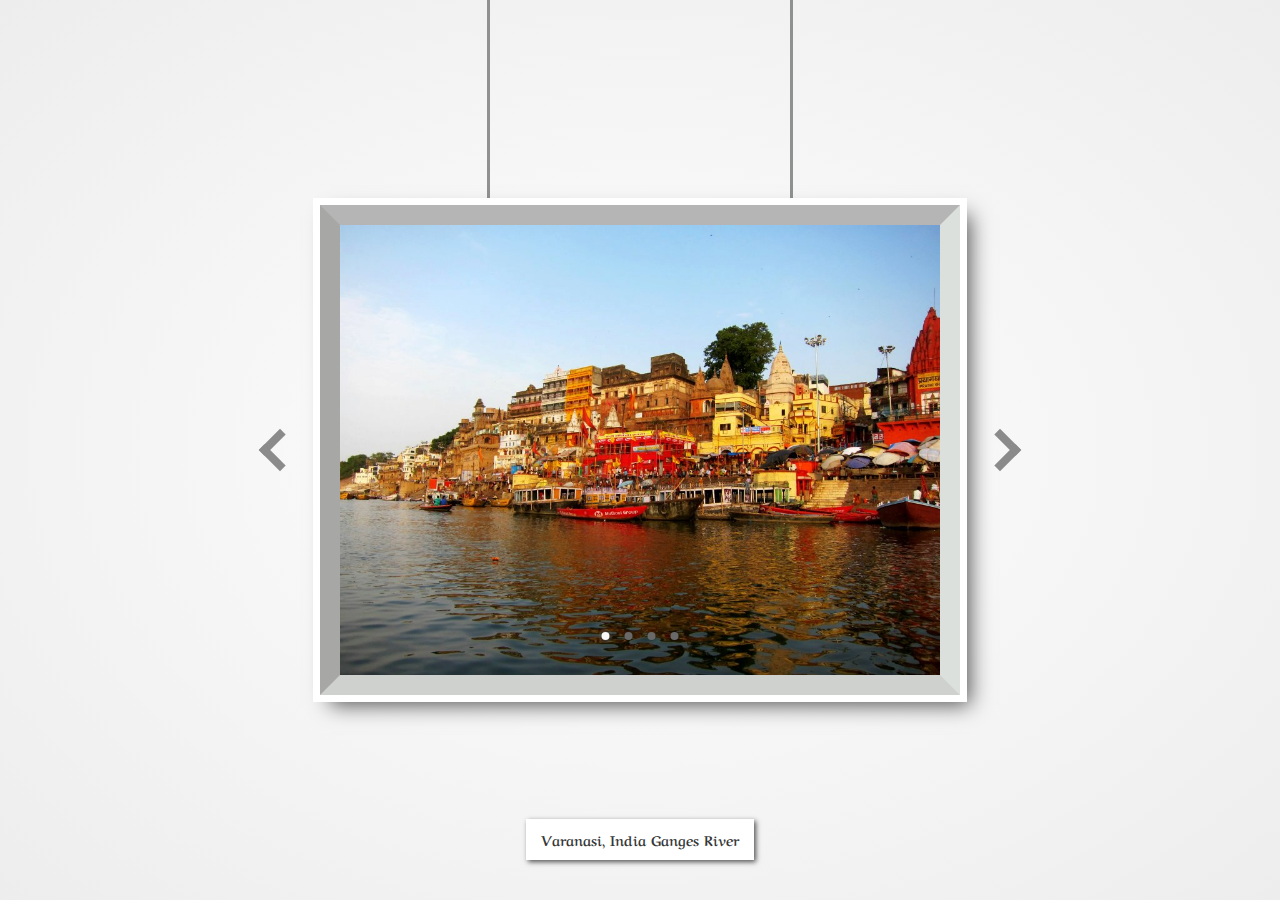
<file: carousel-img/index.html>
<!DOCTYPE html>
<html lang="en-US">
  <head>
    <meta charset="utf-8">
    <meta http-equiv="X-UA-Compatible" content="IE=Edge">
    <title>Images Carousel</title>
    <link href="https://fonts.googleapis.com/css?family=Aref+Ruqaa" rel="stylesheet">
    <link rel="stylesheet" type="text/css" href="css/style.css">
    <script src="js/carousel.js"></script>
  </head>
  <body>

    <article class="carousel-container">
      <h1 class="readable-hidden">Images Carousel</h1>
    <!-- 
    [ 나중에 진행해 볼 것 ]

    indicator control버튼 
    - 자바스크립트로 동적으로 추가 하는것이 좋다 
    왜? 
    1. 문서 마크업이 깔끔하게 
    2. 유지보수 관점
    - indicator : 나중 이미지가 추가될때 이미지 갯수에 따라 동적으로 알아서 추가 되게끔  
    -->
      <div class="carousel-controls">
        <div class="carousel-indicator">
          <button type="button" class=" ir carousel-tab">image 01</button>
          <button type="button" class=" ir carousel-tab">image 02</button>
          <button type="button" class=" ir carousel-tab">image 03</button>
          <button type="button" class=" ir carousel-tab">image 04</button>
        </div>
      </div>
      <div class="carousel-view clearfix">
        <img class="active-view" src="images/01.jpg" alt="Varanasi, India Ganges River">
        <img src="images/02.jpg" alt="Blue Hour of the Ganges River">
        <img src="images/03.jpg" alt="Phewa Lake in Pokhara, Nepal">
        <img src="images/04.jpg" alt="Dia in the Ganges River">
      </div>
    </article>

    <div class="carousel-btn">
      <button type="button" class="ir previous-btn">previous image view</button>
      <button type="button" class="ir next-btn">next image view</button>
    </div>

  </body>
</html>
</file>
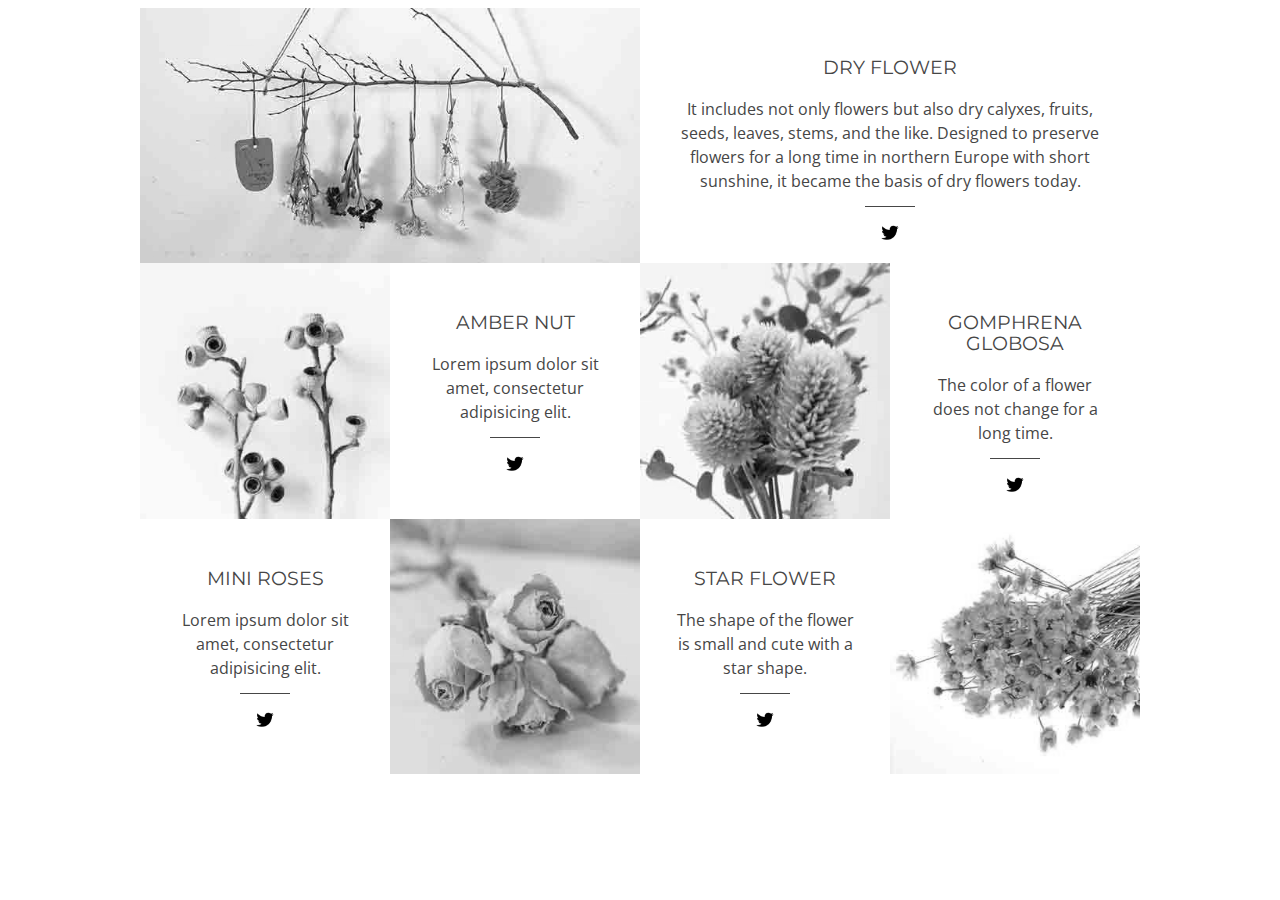
<file: dry-flower/index.html>
<!DOCTYPE html>
<html lang="ko-KR">
  <head>
    <meta charset="utf-8">
    <meta http-equiv="X-UA-Compatible" content="IE=Edge">
    <title>Dry Flower</title>
    <!-- font 엔티티코드(%7C)로 변경 -->
    <link href="https://fonts.googleapis.com/css?family=Montserrat%7COpen+Sans" rel="stylesheet">
    <!-- style -->
    <link rel="stylesheet" type="text/css" href="css/style.css">
  </head>
  <body>
    <div class="cf">
        <div class="content-wrap">
            <img class="photo" src="images/dry-flower.jpg" alt="dry flower" width="640" height="327">
            <div class="txt-box">
                <h2 class="name">DRY FLOWER</h2>
                <p class="txt">
                    It includes not only flowers but also dry calyxes, fruits, seeds, leaves, stems, and the like. Designed to preserve flowers for a long time in northern Europe with short sunshine, it became the basis of dry flowers today.
                </p>
                <a href="#" class="icon-twitter ir">트위터</a>
            </div>
        </div>
        
        <div class="content-wrap wrap-half">
            <img class="photo" src="images/amber-nut.jpg" alt="amber nut" width="320" height="327">
            <div class="txt-box">
                <h2 class="name">AMBER NUT</h2>
                <p class="txt">
                    Lorem ipsum dolor sit amet, consectetur adipisicing elit.
                </p>
                <a href="#" class="icon-twitter ir">트위터</a>
            </div>
        </div>
        
        <div class="content-wrap wrap-half">
            <img class="photo" src="images/gomphrena-globosa.jpg" alt="Gomphrena globosa" width="320" height="327">
            <div class="txt-box">
                <h2 class="name">GOMPHRENA GLOBOSA</h2>
                <p class="txt">
                    The color of a flower does not change for a long time.
                </p>
                <a href="#" class="icon-twitter ir">트위터</a>
            </div>
        </div>
        
        <div class="content-wrap wrap-half right-arrow ">
            <img class="photo align-right" src="images/mini-rose.jpg" alt="Mini roses" width="320" height="327">
            <div class="txt-box">
                <h2 class="name">MINI ROSES</h2>
                <p class="txt">
                    Lorem ipsum dolor sit amet, consectetur adipisicing elit.
                </p>
                <a href="#" class="icon-twitter ir">트위터</a>
            </div>
        </div>
        
        <div class="content-wrap wrap-half right-arrow ">
            <img class="photo align-right" src="images/star-flower.jpg" alt="star flower" width="320" height="327">
            <div class="txt-box">
                <h2 class="name">STAR FLOWER</h2>
                <p class="txt">
                    The shape of the flower is small and cute with a star shape.
                </p>
                <a href="#" class="icon-twitter ir">트위터</a>
            </div>
        </div>
    </div>
  </body>
</html>
</file>
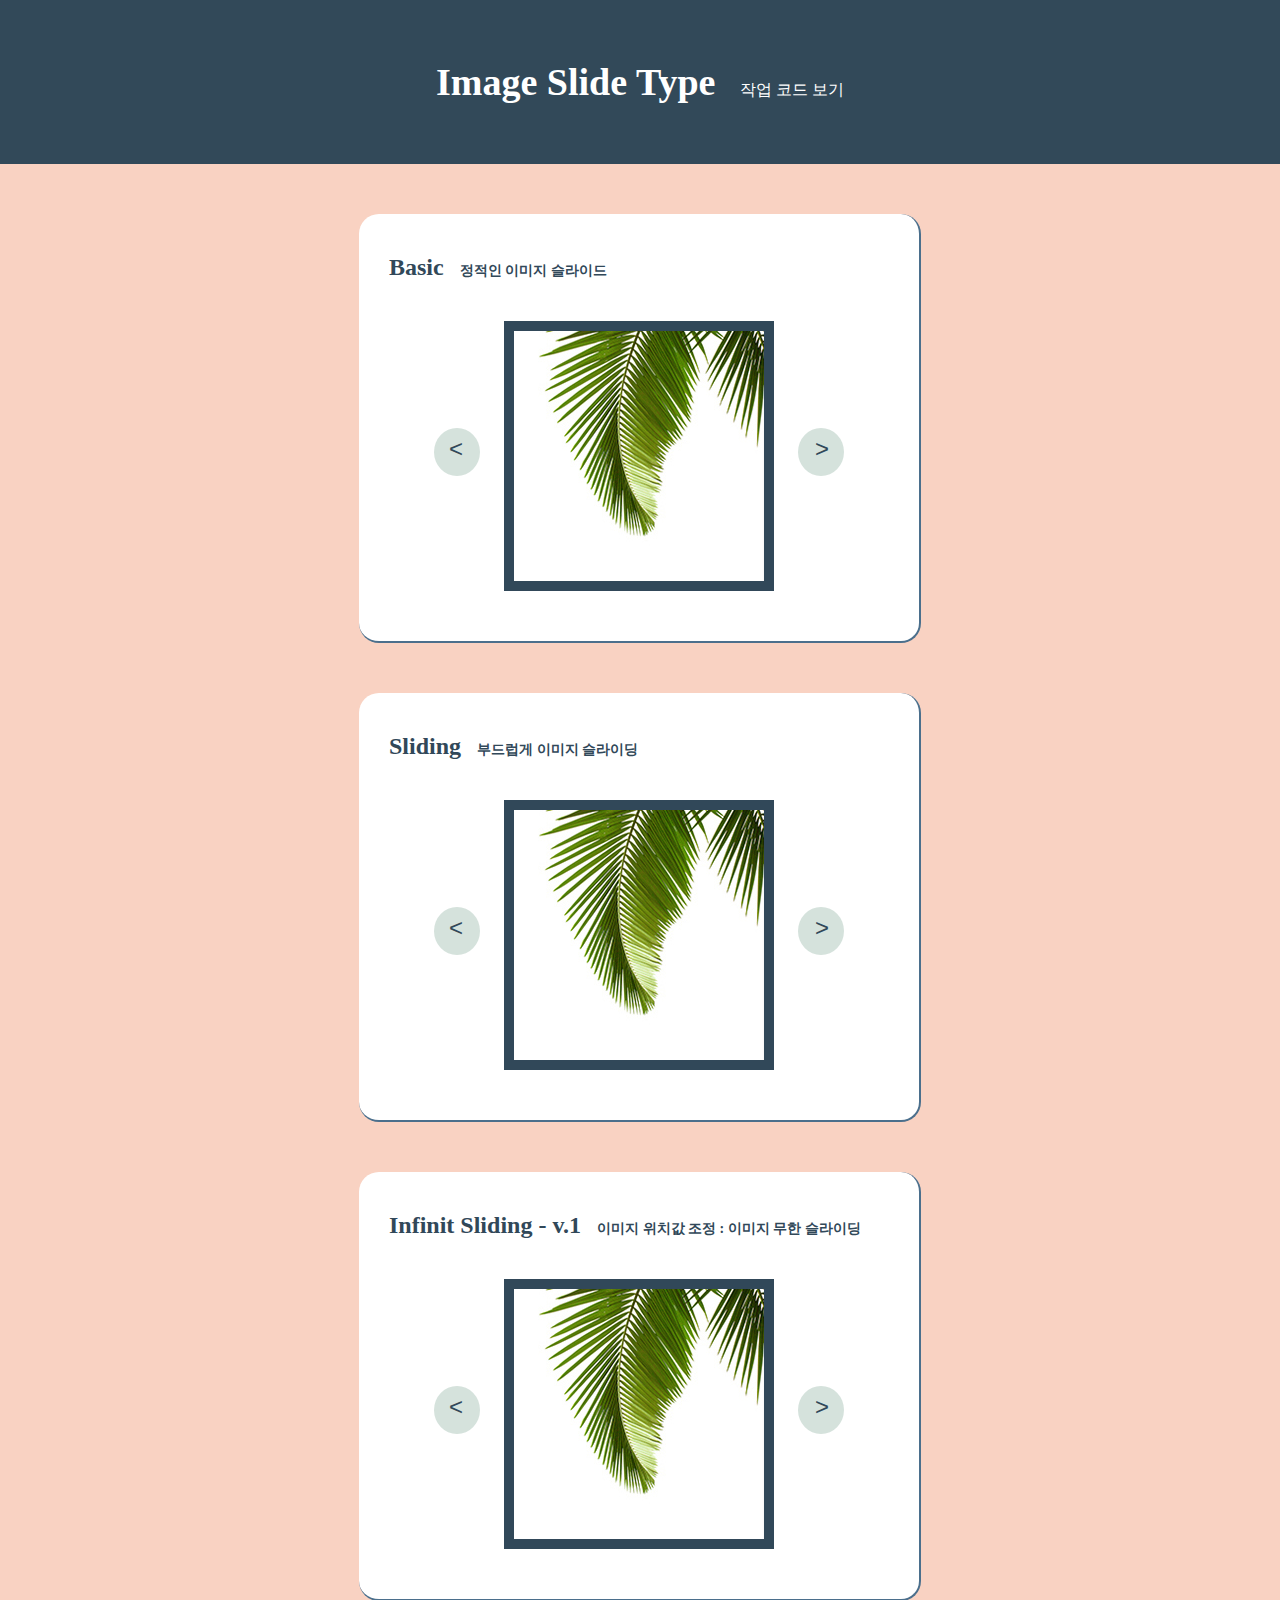
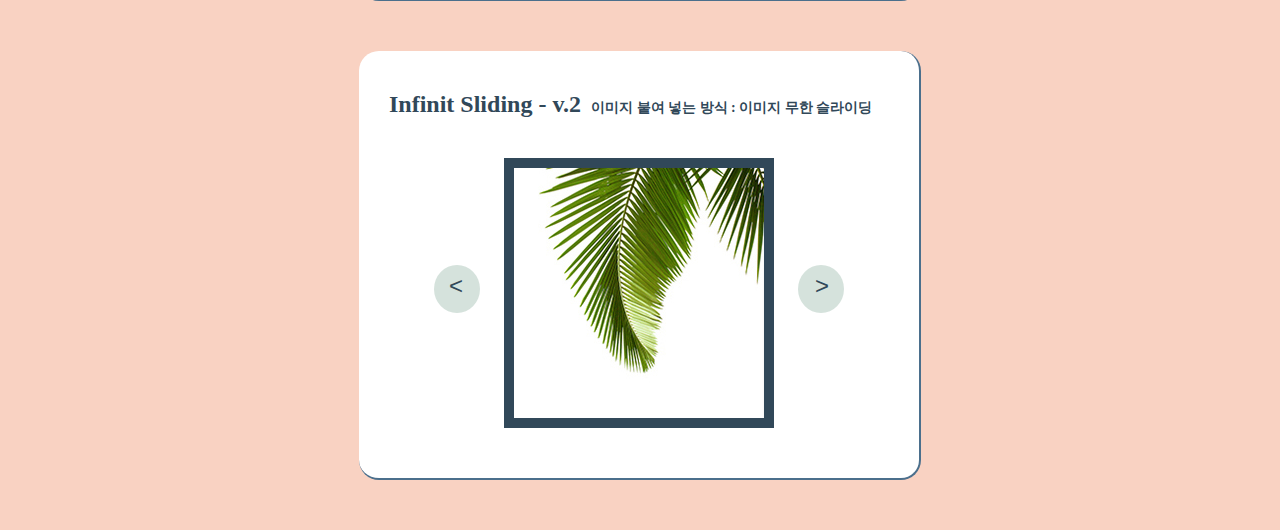
<file: image-slide-type/index.html>
<!DOCTYPE html>
<html lang="ko-KR">
  <head>
    <meta charset="utf-8">
    <meta http-equiv="X-UA-Compatible" content="IE=Edge">
    <title>이미지슬라이드</title>
    <link rel="stylesheet" href="style.css">
  </head>
  <body>

    <h1 class="headline">Image Slide Type <a class="link" href="https://github.com/sseom/project/tree/master/image-slide-type" target="_blank" title="이미지 슬라이드 타입 작업코드 새창으로 보기">작업 코드 보기</a></h1>

    <!-- basic -->
    <div class="basic">
      <h2>Basic <span class="sub-head">정적인 이미지 슬라이드</span></h2>
      <div class="basic-carousel">
        <ul class="imgs-containner" >
          <li><img src="images/img-01.jpg" alt="img-01"></li>
          <li><img src="images/img-02.jpg" alt="img-02"></li>
          <li><img src="images/img-03.jpg" alt="img-03"></li>
          <li><img src="images/img-04.jpg" alt="img-04"></li>
          <li><img src="images/img-05.jpg" alt="img-05"></li>
          <li><img src="images/img-06.jpg" alt="img-06"></li>
        </ul>
      </div>
      <!-- 버튼 -->
      <div class="btn-wrap">
        <button type="button" class="prev-btn0"> &lt; </button>
        <button type="button" class="next-btn0"> &gt; </button>
      </div>
    </div>
    <script>

      (function(global){
        'use strict';
        var carousel_view = document.querySelector('.basic-carousel');
        var img_width = carousel_view.clientWidth;
        var imgs_wrap = carousel_view.querySelector('.imgs-containner');
        var img_list = imgs_wrap.querySelectorAll('li');
        var img_num = img_list.length;
        var prev_btn = document.querySelector('.prev-btn0');
        var next_btn = document.querySelector('.next-btn0');
        var index = 0;

        imgs_wrap.style.width = (img_width * img_num) +'px';

        for(var i =0 ; i < img_num; i++){
          img_list[i].style.width = img_width + 'px';
        }

        next_btn.onclick = function(){
          index++;
          if(index > img_num-1){ index = 0; }
          imgs_wrap.style.transform = 'translate( '+ -1 * ( img_width * index ) +'px, 0px)';
        };

        prev_btn.onclick = function(){
          index--;
          if(index < 0){ index = img_num-1; }
          imgs_wrap.style.transform = 'translate( '+ -1 * ( img_width * index ) +'px, 0px)';
        };

      })(this);

    </script>


    <!-- sliding -->
    <div class="sliding">
      <h2>Sliding <span class="sub-head">부드럽게 이미지 슬라이딩</span></h2>
      <div class="sliding-carousel">
        <ul class="imgs-containner" >
          <li><img src="images/img-01.jpg" alt="img-01"></li>
          <li><img src="images/img-02.jpg" alt="img-02"></li>
          <li><img src="images/img-03.jpg" alt="img-03"></li>
          <li><img src="images/img-04.jpg" alt="img-04"></li>
          <li><img src="images/img-05.jpg" alt="img-05"></li>
          <li><img src="images/img-06.jpg" alt="img-06"></li>
        </ul>
      </div>
      <!-- 버튼 -->
      <div class="btn-wrap">
        <button type="button" class="prev-btn1"> &lt; </button>
        <button type="button" class="next-btn1"> &gt; </button>
      </div>
    </div>

    <script>
      (function(global){
        'use strict';

        var carousel_view = document.querySelector('.sliding-carousel');
        var img_width = carousel_view.clientWidth;
        var imgs_wrap = carousel_view.querySelector('.imgs-containner');
        var img_list = imgs_wrap.querySelectorAll('li');
        var img_num = img_list.length;
        var prev_btn = document.querySelector('.prev-btn1');
        var next_btn = document.querySelector('.next-btn1');
        var index = 0;

        imgs_wrap.style.width = (img_width * img_num) +'px';

        for(var i =0 ; i < img_num; i++){
          img_list[i].style.width = img_width + 'px';
        }


        next_btn.onclick = function(){
          index++;
          if(index > img_num-1){ index = 0; }
          imgs_wrap.style.transform = 'translate( '+ -1 * ( img_width * index ) +'px, 0px)';
        };

        prev_btn.onclick = function(){
          index--;
          if(index < 0){ index = img_num-1; }
          imgs_wrap.style.transform = 'translate( '+ -1 * ( img_width * index ) +'px, 0px)';
        };
      })(this);

    </script>

    <!-- infinit sliding version 1 -->
    <div class="infinit">
      <h2>Infinit Sliding - v.1 <span class="sub-head">이미지 위치값 조정 : 이미지 무한 슬라이딩</span></h2>
      <div class="infinit-carousel">
        <ul class="imgs-containner" >
          <li><img src="images/img-01.jpg" alt="img-01"></li>
          <li><img src="images/img-02.jpg" alt="img-02"></li>
          <li><img src="images/img-03.jpg" alt="img-03"></li>
          <li><img src="images/img-04.jpg" alt="img-04"></li>
          <li><img src="images/img-05.jpg" alt="img-05"></li>
          <li><img src="images/img-06.jpg" alt="img-06"></li>
        </ul>
      </div>
      <!-- 버튼 -->
      <div class="btn-wrap">
        <button type="button" class="prev-btn2"> &lt; </button>
        <button type="button" class="next-btn2"> &gt; </button>
      </div>
    </div>

    <script>

      (function(global){
        'use strict';

        var carousel_view = document.querySelector('.infinit-carousel');
        var img_width = carousel_view.clientWidth;
        var imgs_wrap = carousel_view.querySelector('.imgs-containner');
        var img_list = imgs_wrap.querySelectorAll('li');
        var img_num = img_list.length;
        var prev_btn = document.querySelector('.prev-btn2');
        var next_btn = document.querySelector('.next-btn2');
        var index = 0;

        imgs_wrap.style.width = (img_width * img_num) +'px';

        //초기값
        showImage(index);

        next_btn.onclick = function(){
          index++;
          if(index > img_num-1){ index = 0; }
          showImage(index);
        };

        prev_btn.onclick = function(){
          index--;
          if(index < 0){ index = img_num-1; }
          showImage(index);
        };


        function showImage(n) {
          // 이미지들 순환 : display:none; 작업
          // 보여질 이미지를 제외한 나머지 이미지들 안보이게 하려고 모든 이미지 none
          // 왜? 우선순위상 뒤에 있는 이미지들이 위로 올라오니까(보여지는 부분에 있어서)
          for(var i = 0; i < img_num ;i++){
            img_list[i].style.width = img_width + 'px';
            img_list[i].style.display = 'none';
          }

          // 지금 보여지는 이미지
          var image_now = index;
          // 이전 이미지
          var image_prev = index <= 0 ? img_num - 1 : index - 1;
          // 다음 이미지
          var image_next = index >= img_num - 1 ? 0 : index + 1;

          // 지금 보여지는 이미지 배치 후 display:block;
          img_list[image_now].style.cssText = 'transform: translate(0px, 0px); display: block;';
          // 이전이미지 배치 후 display:block;
          img_list[image_prev].style.cssText =  'transform: translate(-'+ img_width +'px, 0px); display: block;';
          // 다음이미지 배치 후 display:block;
          img_list[image_next].style.cssText =  'transform: translate('+ img_width +'px, 0px); display: block;';

        }

      })(this);
    </script>


    <!-- infinit sliding version 2-->
    <div class="infinit">
      <h2>Infinit Sliding - v.2<span class="sub-head">이미지 붙여 넣는 방식 : 이미지 무한 슬라이딩</span></h2>
      <div class="infinit-carousel-2">
        <ul class="imgs-containner" >
          <li><img src="images/img-01.jpg" alt="img-01"></li>
          <li><img src="images/img-02.jpg" alt="img-02"></li>
          <li><img src="images/img-03.jpg" alt="img-03"></li>
          <li><img src="images/img-04.jpg" alt="img-04"></li>
          <li><img src="images/img-05.jpg" alt="img-05"></li>
          <li><img src="images/img-06.jpg" alt="img-06"></li>
        </ul>
      </div>
      <!-- 버튼 -->
      <div class="btn-wrap">
        <button type="button" class="prev-btn3"> &lt; </button>
        <button type="button" class="next-btn3"> &gt; </button>
      </div>
    </div>

    <script>
      (function(global){
        'use strict';

        var carousel_view = document.querySelector('.infinit-carousel-2');
        var img_width = carousel_view.clientWidth;
        var imgs_wrap = carousel_view.querySelector('.imgs-containner');
        var img_list = imgs_wrap.querySelectorAll('li');
        var img_num = img_list.length;
        var prev_btn = document.querySelector('.prev-btn3');
        var next_btn = document.querySelector('.next-btn3');
        var index = 0;
        var target = true;

        imgs_wrap.style.width = (img_width * img_num) +'px';

        for(var i =0 ; i < img_num; i++){
          img_list[i].style.width = img_width + 'px';
        }


        next_btn.onclick = nextMove;
        prev_btn.onclick = prevMove;

        function prevMove(){
          // 마지막 이미지 복사
          var cloneImg = imgs_wrap.children[img_num-1].cloneNode(true);
          // 맨 마지막 이미지 삭제
          imgs_wrap.removeChild(imgs_wrap.children[img_num-1]);
          // 첫번째에 붙여넣고
          imgs_wrap.insertBefore(cloneImg, imgs_wrap.children[0]);

          // 이미지 랩 트렌지션 없이 이동
          imgs_wrap.style.transform = 'translate( '+ -1 * ( img_width * 1 ) +'px, 0px)';
          imgs_wrap.style.transition = 'transform 0.0s ease-in-out';

          target = false;
          setTimeout(infiniteImg,100);

        }

        function nextMove(){
          imgs_wrap.style.transform = 'translate( '+ -1 * ( img_width * 1 ) +'px, 0px)';
          imgs_wrap.style.transition = 'transform 0.5s ease-in-out';

          target = true;
          setTimeout(infiniteImg,500);
        }

        // 무한 이미지 :  target이란 상태변수를 이용해서 다음버튼인지 이전버튼인지 조건체크
        function infiniteImg(){
          // console.log(target);
          if( target ){
            // 첫번째 이미지 복사
            var cloneImg = imgs_wrap.children[0].cloneNode(true);
            // 마지막에 붙여넣고
            imgs_wrap.appendChild(cloneImg);
            // 맨 처음 이미지는 삭제
            imgs_wrap.removeChild(imgs_wrap.children[0]);

            // 이미지 랩 제자리로 배치 : 트렌지션 없이 이동
            imgs_wrap.style.transform = 'translate( '+ -1 * ( img_width * 0 ) +'px, 0px)';
            imgs_wrap.style.transition = 'transform 0.0s ease-in-out';
          }else{
            // 이미지 랩 제자리로 배치
            imgs_wrap.style.transform = 'translate( '+ -1 * ( img_width * 0 ) +'px, 0px)';
            imgs_wrap.style.transition = 'transform 0.5s ease-in-out';
          }
        }


      })(this);

    </script>


  </body>
</html>
</file>
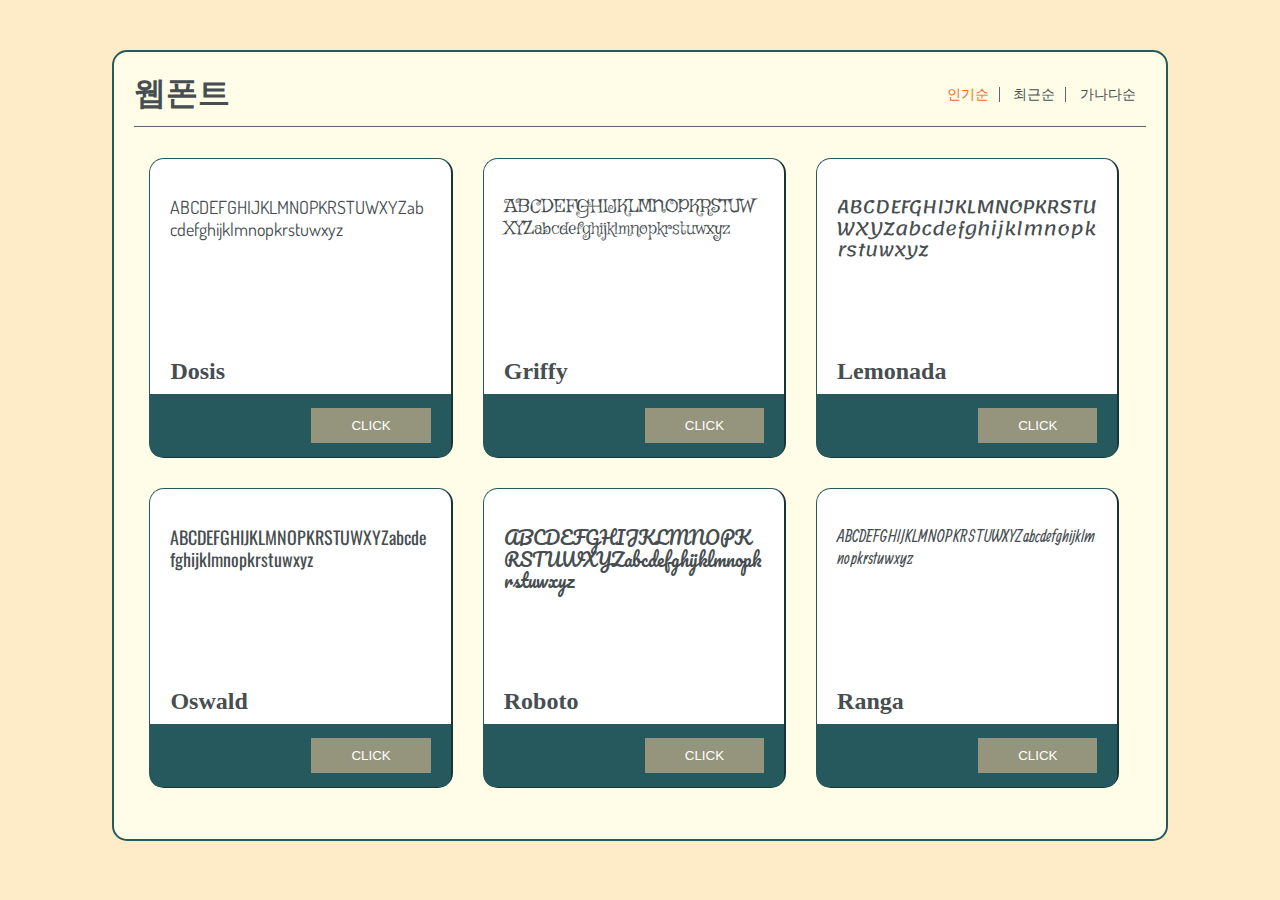
<file: Web-Font-Gallery/index.html>
<!DOCTYPE HTML PUBLIC "-//W3C//DTD HTML 4.01 Transitional//EN" "http://www.w3.org/TR/html4/loose.dtd">
<html lang="ko-KR">
  <head>
    <meta http-equiv="Content-Type" content="text/html; charset=utf-8" >
    <meta http-equiv="X-UA-Compatible" content="IE=Edge" >
    <title>웹폰트 갤러리 | 온오프믹스 과제 | 윤선미</title>
    <link rel="stylesheet" type="text/css" href="css/style.css" >
    <!-- jquery CDN -->
    <script type="text/javascript" src="https://ajax.googleapis.com/ajax/libs/jquery/1.12.4/jquery.min.js"></script>
  </head>
  <body>
    <div class="wrapping">
      <div class="head">
        <h1 class="main-title">웹폰트</h1>
        <ul class="sort-list">
          <li><a class="select-sort" href="#">인기순</a></li>
          <li><a href="#">최근순</a></li>
          <li><a href="#">가나다순</a></li>
        </ul>
      </div>
      <div class="main-wrap">
        <ul class="font-content">
          <li class="font-list">
            <div class="font-article">
              <h2 class="font-name">Dosis</h2>
              <p class="view-wrap font-1" lang="en">
                ABCDEFGHIJKLMNOPKRSTUWXYZabcdefghijklmnopkrstuwxyz
              </p>
              <div class="view-btn-wrap">
                <label for="view-btn-1">CLICK</label>
                <input type="button" id="view-btn-1" class="detail-view-btn" name="view-btn-1" value="CLICK" >
              </div>
            </div>
          </li>

          <li class="font-list">
            <div class="font-article">
              <h2 class="font-name">Griffy</h2>
              <p class="view-wrap font-2" lang="en">
                ABCDEFGHIJKLMNOPKRSTUWXYZabcdefghijklmnopkrstuwxyz
              </p>
              <div class="view-btn-wrap">
                <label for="view-btn-2">CLICK</label>
                <input type="button" id="view-btn-2" class="detail-view-btn" name="view-btn-2" value="CLICK" >
              </div>
            </div>
          </li>

          <li class="font-list">
            <div class="font-article">
              <h2 class="font-name">Lemonada</h2>
              <p class="view-wrap font-3" lang="en">
                ABCDEFGHIJKLMNOPKRSTUWXYZabcdefghijklmnopkrstuwxyz
              </p>
              <div class="view-btn-wrap">
                <label for="view-btn-3">CLICK</label>
                <input type="button" id="view-btn-3" class="detail-view-btn" name="view-btn-3" value="CLICK" >
              </div>
            </div>
          </li>

          <li class="font-list">
            <div class="font-article">
              <h2 class="font-name">Oswald</h2>
              <p class="view-wrap font-4" lang="en">
                ABCDEFGHIJKLMNOPKRSTUWXYZabcdefghijklmnopkrstuwxyz
              </p>
              <div class="view-btn-wrap">
                <label for="view-btn-4">CLICK</label>
                <input type="button" id="view-btn-4" class="detail-view-btn" name="view-btn-4" value="CLICK" >
              </div>
            </div>
          </li>

          <li class="font-list">
            <div class="font-article">
              <h2 class="font-name">Roboto</h2>
              <p class="view-wrap font-5" lang="en">
                ABCDEFGHIJKLMNOPKRSTUWXYZabcdefghijklmnopkrstuwxyz
              </p>
              <div class="view-btn-wrap">
                <label for="view-btn-5">CLICK</label>
                <input type="button" id="view-btn-5" class="detail-view-btn" name="view-btn-5" value="CLICK" >
              </div>
            </div>
          </li>

          <li class="font-list">
            <div class="font-article">
              <h2 class="font-name">Ranga</h2>
              <p class="view-wrap font-6" lang="en">
                ABCDEFGHIJKLMNOPKRSTUWXYZabcdefghijklmnopkrstuwxyz
              </p>
              <div class="view-btn-wrap">
                <label for="view-btn-6">CLICK</label>
                <input type="button" id="view-btn-6" class="detail-view-btn" name="view-btn-6" value="CLICK" >
              </div>
            </div>
          </li>
        </ul>

        <!-- modal START -->
        <div class="modal-wrap">
          <div class="modal-content">
            <div>
              <h2 class="modal-font-name">Dosis</h2>
              <p class="modal-view-wrap" lang="en">
                ABCDEFGHIJKLMNOPKRSTUWXYZabcdefghijklmnopkrstuwxyz
              </p>
              <div class="close-btn-wrap">
                <label for="close-btn">CLOSE</label>
                <input type="button" id="close-btn" class="detail-close-btn" name="close-btn" value="X" >
              </div>
            </div>
            <div class="font-control">
              <div class="font-size">
                <h3 class="control-title">SIZE</h3>
                <div class="bar-control">
                  <div class="area-line">
                    <span class="readable-hidden">사이즈 영역 라인</span>
                  </div>
                  <div class="handring-icon">
                    <span class="readable-hidden">사이즈 컨트롤 핸들 아이콘</span>
                  </div>
                </div>
              </div>
              <div class="font-color">
                <h3 class="control-title">COLOR</h3>
                <input type="button" id="color-btn" class="color-btn" name="color-btn" value="PICK" >
                <!-- color-table START  -->
                <div class="color-table-wrap">
                  <ul class="color-table">
                    <li class="pick-color pick-gray">
                      <ol class="color-ol">
                        <li class="gray-01"><span>color gray-01</span></li>
                        <li class="gray-02"><span>color gray-02</span></li>
                        <li class="gray-03"><span>color gray-03</span></li>
                        <li class="gray-04"><span>color gray-04</span></li>
                        <li class="gray-05"><span>color gray-05</span></li>
                        <li class="gray-06"><span>color gray-06</span></li>
                        <li class="gray-07"><span>color gray-07</span></li>
                        <li class="gray-08"><span>color gray-08</span></li>
                        <li class="gray-09"><span>color gray-09</span></li>
                      </ol>
                    </li>
                    <li class="pick-color pick-red">
                      <ol class="color-ol">
                        <li class="red-01"><span>color red-01</span></li>
                        <li class="red-02"><span>color red-02</span></li>
                        <li class="red-03"><span>color red-03</span></li>
                        <li class="red-04"><span>color red-04</span></li>
                        <li class="red-05"><span>color red-05</span></li>
                        <li class="red-06"><span>color red-06</span></li>
                        <li class="red-07"><span>color red-07</span></li>
                        <li class="red-08"><span>color red-08</span></li>
                        <li class="red-09"><span>color red-09</span></li>
                      </ol>
                    </li>
                    <li class="pick-color pick-pink">
                      <ol class="color-ol">
                        <li class="pink-01"><span>color pink-01</span></li>
                        <li class="pink-02"><span>color pink-02</span></li>
                        <li class="pink-03"><span>color pink-03</span></li>
                        <li class="pink-04"><span>color pink-04</span></li>
                        <li class="pink-05"><span>color pink-05</span></li>
                        <li class="pink-06"><span>color pink-06</span></li>
                        <li class="pink-07"><span>color pink-07</span></li>
                        <li class="pink-08"><span>color pink-08</span></li>
                        <li class="pink-09"><span>color pink-09</span></li>
                      </ol>
                    </li>
                    <li class="pick-color pick-grape">
                      <ol class="color-ol">
                        <li class="grape-01"><span>color grape-01</span></li>
                        <li class="grape-02"><span>color grape-02</span></li>
                        <li class="grape-03"><span>color grape-03</span></li>
                        <li class="grape-04"><span>color grape-04</span></li>
                        <li class="grape-05"><span>color grape-05</span></li>
                        <li class="grape-06"><span>color grape-06</span></li>
                        <li class="grape-07"><span>color grape-07</span></li>
                        <li class="grape-08"><span>color grape-08</span></li>
                        <li class="grape-09"><span>color grape-09</span></li>
                      </ol>
                    </li>
                    <li class="pick-color pick-violet">
                      <ol class="color-ol">
                        <li class="violet-01"><span>color violet-01</span></li>
                        <li class="violet-02"><span>color violet-02</span></li>
                        <li class="violet-03"><span>color violet-03</span></li>
                        <li class="violet-04"><span>color violet-04</span></li>
                        <li class="violet-05"><span>color violet-05</span></li>
                        <li class="violet-06"><span>color violet-06</span></li>
                        <li class="violet-07"><span>color violet-07</span></li>
                        <li class="violet-08"><span>color violet-08</span></li>
                        <li class="violet-09"><span>color violet-09</span></li>
                      </ol>
                    </li>
                    <li class="pick-color pick-indigo">
                      <ol class="color-ol">
                        <li class="indigo-01"><span>color indigo-01</span></li>
                        <li class="indigo-02"><span>color indigo-02</span></li>
                        <li class="indigo-03"><span>color indigo-03</span></li>
                        <li class="indigo-04"><span>color indigo-04</span></li>
                        <li class="indigo-05"><span>color indigo-05</span></li>
                        <li class="indigo-06"><span>color indigo-06</span></li>
                        <li class="indigo-07"><span>color indigo-07</span></li>
                        <li class="indigo-08"><span>color indigo-08</span></li>
                        <li class="indigo-09"><span>color indigo-09</span></li>
                      </ol>
                    </li>
                    <li class="pick-color pick-blue">
                      <ol class="color-ol">
                        <li class="blue-01"><span>color blue-01</span></li>
                        <li class="blue-02"><span>color blue-02</span></li>
                        <li class="blue-03"><span>color blue-03</span></li>
                        <li class="blue-04"><span>color blue-04</span></li>
                        <li class="blue-05"><span>color blue-05</span></li>
                        <li class="blue-06"><span>color blue-06</span></li>
                        <li class="blue-07"><span>color blue-07</span></li>
                        <li class="blue-08"><span>color blue-08</span></li>
                        <li class="blue-09"><span>color blue-09</span></li>
                      </ol>
                    </li>
                    <li class="pick-color pick-cyan">
                      <ol class="color-ol">
                        <li class="cyan-01"><span>color cyan-01</span></li>
                        <li class="cyan-02"><span>color cyan-02</span></li>
                        <li class="cyan-03"><span>color cyan-03</span></li>
                        <li class="cyan-04"><span>color cyan-04</span></li>
                        <li class="cyan-05"><span>color cyan-05</span></li>
                        <li class="cyan-06"><span>color cyan-06</span></li>
                        <li class="cyan-07"><span>color cyan-07</span></li>
                        <li class="cyan-08"><span>color cyan-08</span></li>
                        <li class="cyan-09"><span>color cyan-09</span></li>
                      </ol>
                    </li>
                    <li class="pick-color pick-teal">
                      <ol class="color-ol">
                        <li class="teal-01"><span>color teal-01</span></li>
                        <li class="teal-02"><span>color teal-02</span></li>
                        <li class="teal-03"><span>color teal-03</span></li>
                        <li class="teal-04"><span>color teal-04</span></li>
                        <li class="teal-05"><span>color teal-05</span></li>
                        <li class="teal-06"><span>color teal-06</span></li>
                        <li class="teal-07"><span>color teal-07</span></li>
                        <li class="teal-08"><span>color teal-08</span></li>
                        <li class="teal-09"><span>color teal-09</span></li>
                      </ol>
                    </li>
                    <li class="pick-color pick-green">
                      <ol class="color-ol">
                        <li class="cyan-01"><span>color green-01</span></li>
                        <li class="green-02"><span>color green-02</span></li>
                        <li class="green-03"><span>color green-03</span></li>
                        <li class="green-04"><span>color green-04</span></li>
                        <li class="green-05"><span>color green-05</span></li>
                        <li class="green-06"><span>color green-06</span></li>
                        <li class="green-07"><span>color green-07</span></li>
                        <li class="green-08"><span>color green-08</span></li>
                        <li class="green-09"><span>color green-09</span></li>
                      </ol>
                    </li>
                    <li class="pick-color pick-lime">
                      <ol class="color-ol">
                        <li class="lime-01"><span>color lime-01</span></li>
                        <li class="lime-02"><span>color lime-02</span></li>
                        <li class="lime-03"><span>color lime-03</span></li>
                        <li class="lime-04"><span>color lime-04</span></li>
                        <li class="lime-05"><span>color lime-05</span></li>
                        <li class="lime-06"><span>color lime-06</span></li>
                        <li class="lime-07"><span>color lime-07</span></li>
                        <li class="lime-08"><span>color lime-08</span></li>
                        <li class="lime-09"><span>color lime-09</span></li>
                      </ol>
                    </li>
                    <li class="pick-color pick-yellow">
                      <ol class="color-ol">
                        <li class="yellow-01"><span>color yellow-01</span></li>
                        <li class="yellow-02"><span>color yellow-02</span></li>
                        <li class="yellow-03"><span>color yellow-03</span></li>
                        <li class="yellow-04"><span>color yellow-04</span></li>
                        <li class="yellow-05"><span>color yellow-05</span></li>
                        <li class="yellow-06"><span>color yellow-06</span></li>
                        <li class="yellow-07"><span>color yellow-07</span></li>
                        <li class="yellow-08"><span>color yellow-08</span></li>
                        <li class="yellow-09"><span>color yellow-09</span></li>
                      </ol>
                    </li>
                    <li class="pick-color pick-orange">
                      <ol class="color-ol">
                        <li class="orange-01"><span>color orange-01</span></li>
                        <li class="orange-02"><span>color orange-02</span></li>
                        <li class="orange-03"><span>color orange-03</span></li>
                        <li class="orange-04"><span>color orange-04</span></li>
                        <li class="orange-05"><span>color orange-05</span></li>
                        <li class="orange-06"><span>color orange-06</span></li>
                        <li class="orange-07"><span>color orange-07</span></li>
                        <li class="orange-08"><span>color orange-08</span></li>
                        <li class="orange-09"><span>color orange-09</span></li>
                      </ol>
                    </li>
                  </ul>
                </div>
                <!-- color-table END  -->
              </div>
            </div>
          </div>
        </div>
        <!-- modal END -->
      </div>
      <!-- main END -->
    </div>
    <!-- wrap END -->

    <!-- script -->
    <script type="text/javascript" src="js/all.js"></script>
  </body>
</html>
</file>
<file: carousel-img/css/style.css>
/* common style */
.clearfix::after{
  content: '';
  display: block;
  clear: both;
}

.ir{
  overflow: hidden;
  text-indent: -9999em;
}

.readable-hidden {
  overflow: hidden;
  position: absolute;
  clip:     rect(0,0,0,0);
  width:    1px;
  height:   1px;
  margin:   -1px;
  border:   0;
  padding:  0;
}

.readable-hidden.focusable:focus {
  overflow: visible;
  position: static;
  clip:     auto;
  width:    auto;
  height:   auto;
  margin:   0;
}

/* reset */
html{
  overflow-y: scroll;
  -webkit-font-smoothing: antialiased;
  text-shadow: 1px 1px 1px rgba(0,0,0,0.004);
}

body {
  margin: 0;
  min-height: 100vh;
  display: flex;
  justify-content: center;
  align-items: center;
  background: #F5F5F5;
  background: radial-gradient(ellipse at center, #ffffff 0%, #f6f6f6 47%, #ededed 100%);
  font-family: 'Aref Ruqaa', serif;
  font-weight: 700;
}

body::before{
  content: '';
  position: absolute;
  left: 50%;
  top: 0;
  transform: translateX(-50%);
  width: 300px;
  height: 200px;
  border-right: 3px solid #8F9191;
  border-left: 3px solid #8F9191;
}

/* carousel */
.carousel-container{
  position: relative;
  width: 600px;
  height: auto;
  overflow: hidden;
  outline: 7px solid #fff;
  border-top: 20px solid #B5B5B5;
  border-right: 20px solid #DBE0DC;
  border-bottom: 20px solid #CFD1CE;
  border-left: 20px solid #A7A8A6;
  box-shadow: 10px 10px 20px #535353;
}
.carousel-container img{
  width: 100vw;
  height: auto;
}
.carousel-container button{
  cursor: pointer;
  background-color: transparent;
  border: 0;
  padding: 0;
  z-index: 1000;
}
.carousel-container button:focus{
  outline: none;
  outline-offset: 0.3em;
  box-shadow: 0 0 0 4px hsla(198, 82%, 47%, 0.3);
}

/* carousel-indicator */
.carousel-indicator{
  position: absolute;
  bottom: 30px;
  left: 50%;
  transform: translateX(-50%);
  z-index: 1000;
}
.carousel-indicator button{
  width: 8px;
  height: 8px;
  margin-left: 5px;
  margin-right: 5px;
  border-radius: 50%;
  background-color: #696969;
  transition: all 0.3s ease-out;
}
.carousel-indicator .active-tab{
  background: #f8f8f8;
  outline-offset: 3px;
  box-shadow: 0 0 0 3px hsla(0, 0%, 41%, 0.25);
}
.carousel-indicator button:hover{background: #323232;}
.carousel-indicator button:active{
  outline-offset: 0.3em;
  box-shadow: 0 0 0 4px hsla(78, 82%, 62%, 0.2);
}

/*carousel-btn*/
.carousel-btn{
  position: absolute;
  width: 800px;
}
.carousel-btn button{
  position: absolute;
  cursor: pointer;
  background-color: transparent;
  border: 0;
  padding: 0;
  width: 30px;
  height: 30px;
  transform: translateY(-50%);
  transform: translate(-50%, -50%) rotate(-45deg);
  opacity: 0.5;
  transition: all 0.4s ease-out;
}

.carousel-btn button:hover{
  opacity: 0.9;
}

.carousel-btn .next-btn{
  right: 10px;
  border-right: 8px solid #212121;
  border-bottom: 8px solid #212121;
}

.carousel-btn .previous-btn{
  left: 40px;
  border-top: 8px solid #212121;
  border-left: 8px solid #212121;
}

/* carousel-view */
.carousel-view{
  transition: all 0.4s ease-out;
}
.carousel-view img{
  float: left;
}

.img-title{
  position: absolute;
  bottom: 40px;
  padding: 10px 15px;
  background: #fff;
  color: #363737;
  box-shadow: 2px 2px 5px #535353;
  font-size: 14px;
}
</file>
<file: dry-flower/css/style.css>
body * {
  margin: 0;
  padding: 0;
}
body{
  margin-left: auto;
  margin-right: auto;
  width: 1000px;
  font: 16px/1.5 "Open Sans",sans-serif;
  color: #464646;
}
.content-wrap{
  float: left;
  width: 100%;
}
.content-wrap:hover{
  position: relative;
  background: #FFF2E4;
}
.content-wrap:hover .photo{
  filter: grayscale(0%);
}
/* 마우스 호버 */
.content-wrap:hover::after{
  content: "";
  position: absolute;
  z-index: 99;
  left:50%;
  margin-left: -20px;
  top:50%;
  margin-top: -20px;
  width: 0;
  height: 0;
  border-right: 20px solid #FFF2E4;
  border-top: 20px solid transparent;
  border-bottom: 20px solid transparent;
}
.right-arrow.content-wrap:hover::after{
  margin-left: 0;
  border-right: 20px solid transparent;
  border-left: 20px solid #FFF2E4;
}
.cf::after{
  content:"";
  display: block;
  clear: both;
}
.photo{
  width: 50%;
  height: auto;
  float: left;
  filter: grayscale(100%);
  transition: all 0.3s;
}
.wrap-half{
  width: 50%;
}
.align-right{
  float: right;
}
.txt-box{
  text-align: center;
  float: right;
  width:50%;
  box-sizing: border-box;
  padding-right: 30px;
  padding-left: 30px;
  margin-top: 50px;
}
.name{
  font: 19px/1.1 "Montserrat",sans-serif;
  margin-bottom: 18px;
}
.txt::after{
  content: "";
  display: block;
  border-bottom: 1px solid #464646;
  width: 50px;
  margin-left: auto;
  margin-right: auto;
  padding-bottom: 13px;
  margin-bottom: 15px;
}
.icon-twitter{
  width: 20px;
  height: 20px;
  background:url("../images/icon-twitter.png") no-repeat;
  background-size: contain;
  margin-left: auto;
  margin-right: auto;
}
.ir {
  display: block;
  text-indent: -9999em;
  white-space: nowrap;
  overflow: hidden;
}
.icon-twitter:hover{
  background:url("../images/icon-twitter-on.png") no-repeat;
  background-size: contain;
}
</file>
<file: image-slide-type/style.css>
@charset "utf-8";

body{
  margin: 0;
  padding: 0;
  background-color: #F9D2C2;
}
.headline{
  margin: 0 0 50px 0;
  padding: 60px 0;
  background-color: #324959;
  color: #fff;
  text-align: center;
  font-size: 38px;
}
.link{
  margin-left: 15px;
  font-size: 16px;
  font-weight: lighter;
  text-decoration: none;
  color: #fff;
}
.link:hover{
  border-bottom: 1px solid #fff;
}

ul{ list-style: none; margin: 0; padding: 0;}

.basic, .sliding, .infinit{
  position: relative;
  padding: 30px;
  width: 500px;
  margin-left: auto;
  margin-right: auto;
  margin-bottom: 50px;
  border-bottom: 2px solid #4B6F8C;
  border-right: 2px solid #4B6F8C;
  border-radius: 20px;
  background-color: #fff;
}

.basic h2, .sliding h2, .infinit h2{
  margin-top: 10px;
  margin-bottom: 50px;
  color: #314859;
}
.sub-head{
  padding-left: 10px;
  font-size: 14px;
}

.basic-carousel, .sliding-carousel, .infinit-carousel, .infinit-carousel-2 {
    overflow: hidden;
    position: relative;
    margin: 30px auto;
    width: 250px;
    height: 250px;
    outline: 10px solid #314859;
}

.imgs-containner{
  /*outline: 3px solid #000;*/
  /*height: 100%;*/
  z-index: 999;
}

.basic-carousel > .imgs-containner,
.sliding-carousel > .imgs-containner{
  transform: translate(0px, 0px); 
}

.sliding-carousel > .imgs-containner{
  transition: transform 0.5s ease-in-out;
}

.imgs-containner > li{
  float: left;
}

/*infinit 1*/
.infinit-carousel > .imgs-containner > li{
  position: absolute;
  left: 0;
  top: 0;
  transition: transform 0.3s ease-in-out;
}

.btn-wrap{
  position: absolute;
  left: 50%;
  top: 50%;
  width: 75%;
  transform: translate(-50%);
}
[class^="prev-"], [class^="next-"]{
  margin: 0 5px;
  border: none;
  border-radius: 50%;
  color: #314859;
  background-color: #D5E2DC;
  font-size: 24px;
  cursor: pointer;
  transition: all 0.5s ease-in-out;
}
[class^="prev-"]{
  padding: 7px 17px 13px 15px;
  float: left;
}
[class^="next-"]{
  padding: 7px 15px 13px 17px;
  float: right;
}
[class^="prev-"]:hover, [class^="next-"]:hover{
  background-color: #959E9D;
}
</file>
<file: Web-Font-Gallery/css/style.css>
@import url("https://fonts.googleapis.com/css?family=Dosis|Griffy|Lemonada|Oswald|Pacifico|Ranga");
.font-content:before,.font-control:before,.font-content:after,.font-control:after {
  display: table;
  content: "";
}

.font-content:after,.font-control:after {
  clear: both;
}

.lt-ie8 .font-content,.lt-ie8 .font-control {
  zoom: 1;
}

h1,h2,h3,h4,h5,h6 {
  margin: 0;
  outline: 0;
  border: 0;
  padding: 0;
}

ul,ol {
  padding-left: 0;
  list-style: none;
}

a {
  color: inherit;
  text-decoration: none;
}

.view-btn-wrap label,.close-btn-wrap label,.readable-hidden,.color-table-wrap .color-ol> li span {
  overflow: hidden;
  position: absolute;
  width: 1px;
  height: 1px;
  margin: -1px;
  border: 0;
  padding: 0;
}

body {
  background-color: #feecc8;
}

.wrapping {
  min-width: 910px;
  max-width: 80%;
  margin-top: 50px;
  margin-right: auto;
  margin-left: auto;
  border: 2px solid #26595d;
  padding: 20px;
  background-color: #fffde8;
  color: #474e51;
  border-radius: 15px;
}

.head {
  position: relative;
  border-bottom: 1px solid #5d666c;
  padding-bottom: 10px;
}

.sort-list {
  position: absolute;
  top: 0;
  right: 0;
  font-size: 14px;
}

.sort-list> li {
  display: inline;
  border-right: 1px solid #5d666c;
  padding: 0 10px;
}

.sort-list> li:last-child {
  border-right: none;
}

.sort-list> li a:hover,.sort-list> li a:focus {
  border-bottom: 1px solid #f4671c;
}

.sort-list .select-sort {
  color: #f4671c;
}

.font-list {
  box-sizing: border-box;
  position: relative;
  max-width: 30%;
  height: 300px;
  float: left;
  margin: 15px;
  border-top: 1px solid #26595d;
  border-right: 2px solid #173538;
  border-bottom: 3px solid #173538;
  border-left: 1px solid #26595d;
  background-color: #fff;
  border-radius: 15px;
}

.font-name {
  position: absolute;
  bottom: 70px;
  left: 0;
  padding: 0 20px;
}

.font-1 {
  font-family: "Dosis";
}

.font-2 {
  font-family: "Griffy";
}

.font-3 {
  font-family: "Lemonada";
}

.font-4 {
  font-family: "Oswald";
}

.font-5 {
  font-family: "Pacifico";
}

.font-6 {
  font-family: "Ranga";
}

.view-wrap {
  box-sizing: border-box;
  width: 100%;
  height: 150px;
  padding: 20px 20px 0 20px;
  word-break: break-all;
  font-size: 18px;
  line-height: 1.2;
}

.view-btn-wrap {
  margin-top: 67px;
  padding: 14px 10px;
  background-color: #26595d;
  text-align: right;
  border-bottom-right-radius: 11px;
  border-bottom-left-radius: 11px;
}

.view-btn-wrap .detail-view-btn {
  margin-right: 10px;
  border: none;
  padding: 10px 40px;
  background-color: #95947c;
  color: #fff;
  cursor: pointer;
}

.view-btn-wrap .detail-view-btn:hover,.view-btn-wrap .detail-view-btn:focus {
  background-color: #4b4a3e;
}

.modal-wrap {
  display: none;
  overflow: auto;
  position: fixed;
  top: 0;
  left: 0;
  z-index: 9;
  width: 100%;
  height: 100%;
  background-color: #35312a;
  background-color: rgba(0, 0, 0, .8);
}

.modal-wrap.modal-on {
  display: block;
}

.modal-content {
  position: relative;
  max-width: 350px;
  margin: 100px auto;
  padding: 20px 30px;
  background-color: #0b1b1c;
  color: #fff;
}

.modal-font-name {
  margin: 30px 0;
}

.modal-view-wrap {
  overflow: hidden;
  height: 200px;
  margin: 0;
  padding: 20px 20px 0 20px;
  background-color: #fff;
  color: #474e51;
  word-break: break-all;
  font-size: 18px;
}

.close-btn-wrap .detail-close-btn {
  position: absolute;
  top: 3%;
  right: 3%;
  border: none;
  background-color: #fff;
  cursor: pointer;
}

.close-btn-wrap .detail-close-btn:hover,.close-btn-wrap .detail-close-btn:focus {
  background-color: #26595d;
}

.font-control {
  position: relative;
  margin: 40px 0;
}

.font-size,.font-color {
  width: 50%;
  float: left;
}

.font-color {
  position: relative;
}

.control-title {
  padding-bottom: 20px;
}

.handring-icon {
  position: absolute;
  bottom: 0;
  left: 0;
  width: 15px;
  height: 15px;
  border: 5px solid transparent;
  background-color: #fff;
  cursor: pointer;
  border-radius: 50%;
}

.handring-icon:focus {
  border: 5px solid #132d2f;
}

.handring-icon:active {
  border: 5px solid #1e474a;
}

.area-line {
  width: 80%;
  height: 20px;
  margin-top: 17px;
}

.area-line:after {
  display: block;
  border-bottom: 1px solid #fff;
  padding-top: 7px;
  content: "";
}

.color-btn {
  width: 130px;
  border: none;
  padding: 10px 0;
  background-color: #fff;
  cursor: pointer;
  border-radius: 25px;
}

.color-btn:hover,.color-btn:focus {
  background-color: #26595d;
}

.color-btn:active {
  background-color: #1e474a;
}

.color-table-wrap {
  display: none;
  position: absolute;
  top: 120%;
  left: 0;
  z-index: 99;
  width: 260px;
  height: auto;
  background-color: #fff;
}

.color-table-wrap.pick-open {
  display: block;
}

.color-table-wrap> .color-table {
  width: 90%;
  margin-right: auto;
  margin-left: auto;
  text-align: center;
}

.color-table-wrap .color-ol> li {
  display: inline-block;
  width: 20px;
  height: 20px;
  cursor: pointer;
}

.gray-01 {
  background-color: #f1f3f5;
}

.red-01 {
  background-color: #ffe3e3;
}

.pink-01 {
  background-color: #ffdeeb;
}

.grape-01 {
  background-color: #f3d9fa;
}

.violet-01 {
  background-color: #e5dbff;
}

.indigo-01 {
  background-color: #dbe4ff;
}

.blue-01 {
  background-color: #ccedff;
}

.cyan-01 {
  background-color: #c5f6fa;
}

.teal-01 {
  background-color: #c3fae8;
}

.green-01 {
  background-color: #d3f9d8;
}

.lime-01 {
  background-color: #e9fac8;
}

.yellow-01 {
  background-color: #fff3bf;
}

.orange-01 {
  background-color: #ffe8cc;
}

.gray-02 {
  background-color: #e9ecef;
}

.red-02 {
  background-color: #ffc9c9;
}

.pink-02 {
  background-color: #fcc2d7;
}

.grape-02 {
  background-color: #eebefa;
}

.violet-02 {
  background-color: #d0bfff;
}

.indigo-02 {
  background-color: #bac8ff;
}

.blue-02 {
  background-color: #a3daff;
}

.cyan-02 {
  background-color: #99e9f2;
}

.teal-02 {
  background-color: #96f2d7;
}

.green-02 {
  background-color: #b2f2bb;
}

.lime-02 {
  background-color: #d8f5a2;
}

.yellow-02 {
  background-color: #ffec99;
}

.orange-02 {
  background-color: #ffd8a8;
}

.gray-03 {
  background-color: #dee2e6;
}

.red-03 {
  background-color: #ffa8a8;
}

.pink-03 {
  background-color: #faa2c1;
}

.grape-03 {
  background-color: #e599f7;
}

.violet-03 {
  background-color: #b197fc;
}

.indigo-03 {
  background-color: #91a7ff;
}

.blue-03 {
  background-color: #72c3fc;
}

.cyan-03 {
  background-color: #66d9e8;
}

.teal-03 {
  background-color: #63e6be;
}

.green-03 {
  background-color: #8ce99a;
}

.lime-03 {
  background-color: #c0eb75;
}

.yellow-03 {
  background-color: #ffe066;
}

.orange-03 {
  background-color: #ffc078;
}

.gray-04 {
  background-color: #ced4da;
}

.red-04 {
  background-color: #ff8787;
}

.pink-04 {
  background-color: #f783ac;
}

.grape-04 {
  background-color: #da77f2;
}

.violet-04 {
  background-color: #9775fa;
}

.indigo-04 {
  background-color: #748ffc;
}

.blue-04 {
  background-color: #4dadf7;
}

.cyan-04 {
  background-color: #3bc9db;
}

.teal-04 {
  background-color: #38d9a9;
}

.green-04 {
  background-color: #69db7c;
}

.lime-04 {
  background-color: #a9e34b;
}

.yellow-04 {
  background-color: #ffd43b;
}

.orange-04 {
  background-color: #ffa94d;
}

.gray-05 {
  background-color: #adb5bd;
}

.red-05 {
  background-color: #ff6b6b;
}

.pink-05 {
  background-color: #f06595;
}

.grape-05 {
  background-color: #cc5de8;
}

.violet-05 {
  background-color: #845ef7;
}

.indigo-05 {
  background-color: #5c7cfa;
}

.blue-05 {
  background-color: #329af0;
}

.cyan-05 {
  background-color: #22b8cf;
}

.teal-05 {
  background-color: #20c997;
}

.green-05 {
  background-color: #51cf66;
}

.lime-05 {
  background-color: #94d82d;
}

.yellow-05 {
  background-color: #fcc419;
}

.orange-05 {
  background-color: #ff922b;
}

.gray-06 {
  background-color: #868e96;
}

.red-06 {
  background-color: #fa5252;
}

.pink-06 {
  background-color: #e64980;
}

.grape-06 {
  background-color: #be4bdb;
}

.violet-06 {
  background-color: #7950f2;
}

.indigo-06 {
  background-color: #4c6ef5;
}

.blue-06 {
  background-color: #228ae6;
}

.cyan-06 {
  background-color: #15aabf;
}

.teal-06 {
  background-color: #12b886;
}

.green-06 {
  background-color: #40c057;
}

.lime-06 {
  background-color: #82c91e;
}

.yellow-06 {
  background-color: #fab005;
}

.orange-06 {
  background-color: #fd7e14;
}

.gray-07 {
  background-color: #495057;
}

.red-07 {
  background-color: #f03e3e;
}

.pink-07 {
  background-color: #d6336c;
}

.grape-07 {
  background-color: #ae3ec9;
}

.violet-07 {
  background-color: #7048e8;
}

.indigo-07 {
  background-color: #4263eb;
}

.blue-07 {
  background-color: #1c7cd6;
}

.cyan-07 {
  background-color: #1098ad;
}

.teal-07 {
  background-color: #0ca678;
}

.green-07 {
  background-color: #37b24d;
}

.lime-07 {
  background-color: #74b816;
}

.yellow-07 {
  background-color: #f59f00;
}

.orange-07 {
  background-color: #f76707;
}

.gray-08 {
  background-color: #343a40;
}

.red-08 {
  background-color: #e03131;
}

.pink-08 {
  background-color: #c2255c;
}

.grape-08 {
  background-color: #9c36b5;
}

.violet-08 {
  background-color: #6741d9;
}

.indigo-08 {
  background-color: #3b5bdb;
}

.blue-08 {
  background-color: #1b6ec2;
}

.cyan-08 {
  background-color: #0c8599;
}

.teal-08 {
  background-color: #099268;
}

.green-08 {
  background-color: #2f9e44;
}

.lime-08 {
  background-color: #66a80f;
}

.yellow-08 {
  background-color: #f08c00;
}

.orange-08 {
  background-color: #e8590c;
}

.gray-09 {
  background-color: #212529;
}

.red-09 {
  background-color: #c92a2a;
}

.pink-09 {
  background-color: #a61e4d;
}

.grape-09 {
  background-color: #862e9c;
}

.violet-09 {
  background-color: #5f3dc4;
}

.indigo-09 {
  background-color: #364fc7;
}

.blue-09 {
  background-color: #1862ab;
}

.cyan-09 {
  background-color: #0b7285;
}

.teal-09 {
  background-color: #087f5b;
}

.green-09 {
  background-color: #2b8a3e;
}

.lime-09 {
  background-color: #5c940d;
}

.yellow-09 {
  background-color: #e67700;
}

.orange-09 {
  background-color: #d9480f;
}

/*# sourceMappingURL=../maps/style.css.map */
</file>
